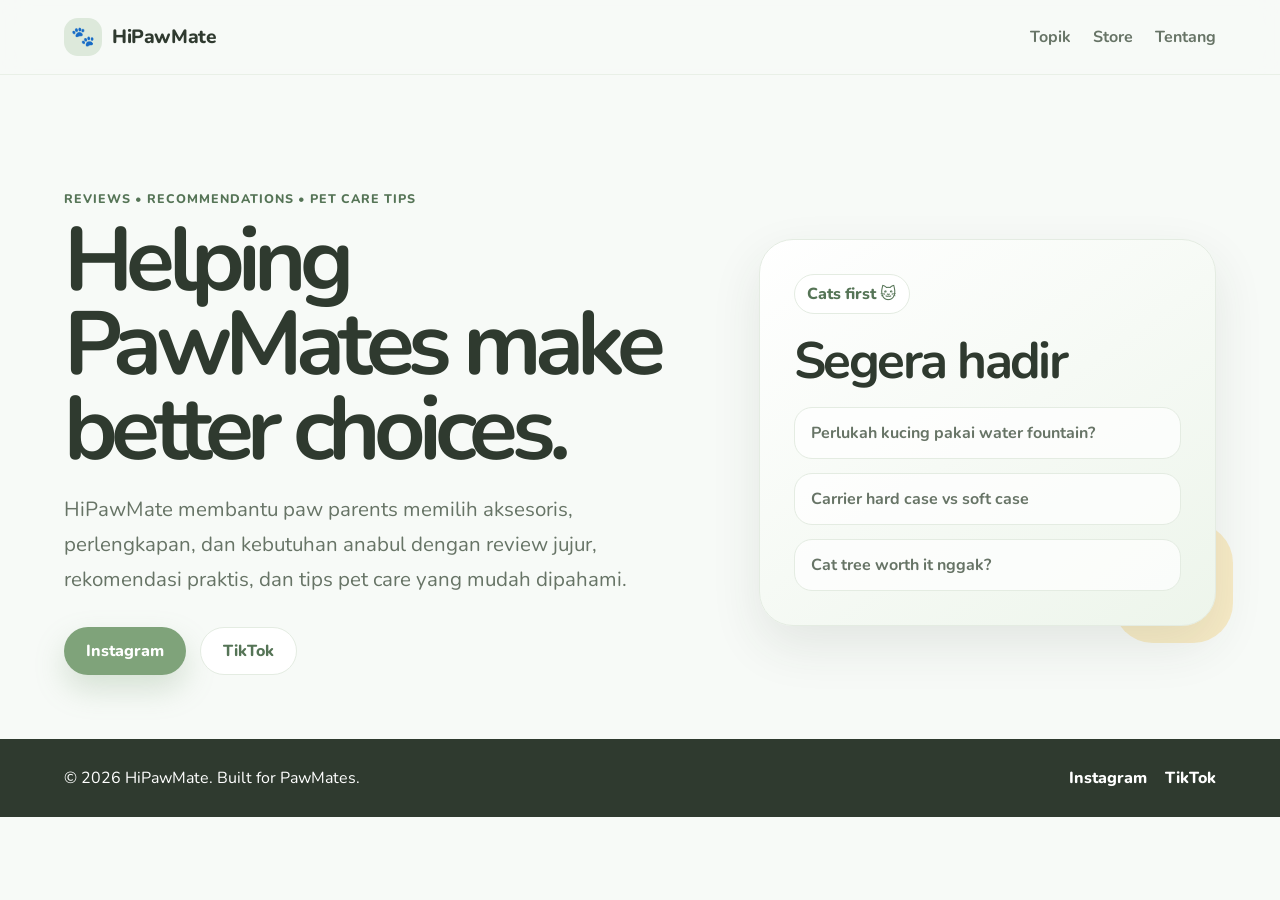
<file: index.html>
<!doctype html>
<html lang="id">
<head><!-- Google Tag Manager -->
<script>(function(w,d,s,l,i){w[l]=w[l]||[];w[l].push({'gtm.start':
new Date().getTime(),event:'gtm.js'});var f=d.getElementsByTagName(s)[0],
j=d.createElement(s),dl=l!='dataLayer'?'&l='+l:'';j.async=true;j.src=
'https://www.googletagmanager.com/gtm.js?id='+i+dl;f.parentNode.insertBefore(j,f);
})(window,document,'script','dataLayer','GTM-5FDCXNF9');</script>
<!-- End Google Tag Manager -->
  <meta charset="utf-8" />
  <meta name="viewport" content="width=device-width, initial-scale=1" />
  <title>HiPawMate | Review Aksesoris, Rekomendasi & Tips Pet Care</title>
  <meta name="description" content="HiPawMate membantu PawMates memilih aksesoris, perlengkapan, dan kebutuhan anabul dengan review jujur, rekomendasi praktis, dan tips pet care yang mudah dipahami." />
  <meta name="theme-color" content="#7FA37A" />

  <!-- Open Graph -->
  <meta property="og:title" content="HiPawMate" />
  <meta property="og:description" content="Helping PawMates make better choices." />
  <meta property="og:type" content="website" />

  <!--
    GA4 / GTM note:
    Kalau nanti pakai Google Tag Manager, paste GTM <script> di dalam <head>
    dan tag <noscript> tepat setelah <body>.
  -->

  <link rel="preconnect" href="https://fonts.googleapis.com">
  <link rel="preconnect" href="https://fonts.gstatic.com" crossorigin>
  <link href="https://fonts.googleapis.com/css2?family=Nunito:wght@400;600;700;800&display=swap" rel="stylesheet">
  <link rel="stylesheet" href="style.css" />
</head>
<body><!-- Google Tag Manager (noscript) -->
<noscript><iframe src="https://www.googletagmanager.com/ns.html?id=GTM-5FDCXNF9"
height="0" width="0" style="display:none;visibility:hidden"></iframe></noscript>
<!-- End Google Tag Manager (noscript) -->
  <header class="site-header">
    <a class="brand" href="index.html" aria-label="HiPawMate home">
      <span class="brand-mark">🐾</span>
      <span>HiPawMate</span>
    </a>
    <nav class="nav" aria-label="Main navigation">
      <a href="index2topik.html">Topik</a>
      <a href="index3store.html">Store</a>
      <a href="index5tentang.html">Tentang</a>
    </nav>
  </header>

  <main id="top">
    <section class="hero">
      <div class="hero-copy">
        <p class="eyebrow">Reviews • Recommendations • Pet Care Tips</p>
        <h1>Helping PawMates make better choices.</h1>
        <p class="hero-text">
          HiPawMate membantu paw parents memilih aksesoris, perlengkapan, dan kebutuhan anabul
          dengan review jujur, rekomendasi praktis, dan tips pet care yang mudah dipahami.
        </p>
        <div class="cta-row">
          <a class="button primary" href="https://www.instagram.com/hipawmate" target="_blank" rel="noopener">Instagram</a>
          <a class="button secondary" href="https://www.tiktok.com/@hipawmate" target="_blank" rel="noopener">TikTok</a>
        </div>
      </div>
      <div class="hero-card" aria-label="HiPawMate content preview">
        <div class="card-badge">Cats first 🐱</div>
        <h2>Segera hadir</h2>
        <ul>
          <li>Perlukah kucing pakai water fountain?</li>
          <li>Carrier hard case vs soft case</li>
          <li>Cat tree worth it nggak?</li>
        </ul>
      </div>
    </section>
  </main>

  <footer class="site-footer">
    <p>© <span id="year"></span> HiPawMate. Built for PawMates.</p>
    <div class="footer-links">
      <a href="https://www.instagram.com/hipawmate" target="_blank" rel="noopener">Instagram</a>
      <a href="https://www.tiktok.com/@hipawmate" target="_blank" rel="noopener">TikTok</a>
    </div>
  </footer>

  <script src="script.js"></script>
</body>
</html>
</file>
<file: style.css>
:root {
  --primary: #7FA37A;
  --primary-dark: #557456;
  --primary-light: #DDE9DB;
  --background: #F7FAF7;
  --surface: #FFFFFF;
  --text: #2F3A2F;
  --muted: #677466;
  --accent: #F4C95D;
  --border: #E4ECE2;
  --shadow: 0 20px 50px rgba(47, 58, 47, 0.10);
}

* {
  box-sizing: border-box;
}

html {
  scroll-behavior: smooth;
}

body {
  margin: 0;
  font-family: "Nunito", system-ui, -apple-system, BlinkMacSystemFont, "Segoe UI", sans-serif;
  background: var(--background);
  color: var(--text);
}

a {
  color: inherit;
  text-decoration: none;
}

.site-header {
  position: sticky;
  top: 0;
  z-index: 10;
  display: flex;
  align-items: center;
  justify-content: space-between;
  gap: 24px;
  padding: 18px clamp(20px, 5vw, 72px);
  background: rgba(247, 250, 247, 0.86);
  backdrop-filter: blur(14px);
  border-bottom: 1px solid rgba(228, 236, 226, 0.75);
}

.brand {
  display: inline-flex;
  align-items: center;
  gap: 10px;
  font-size: 1.2rem;
  font-weight: 800;
  letter-spacing: -0.02em;
}

.brand-mark {
  display: grid;
  width: 38px;
  height: 38px;
  place-items: center;
  background: var(--primary-light);
  border-radius: 14px;
}

.nav {
  display: flex;
  gap: 22px;
  color: var(--muted);
  font-weight: 700;
}

.nav a:hover {
  color: var(--primary-dark);
}

.hero {
  display: grid;
  grid-template-columns: minmax(0, 1.15fr) minmax(280px, 0.85fr);
  align-items: center;
  gap: clamp(28px, 6vw, 80px);
  padding: clamp(56px, 9vw, 120px) clamp(20px, 5vw, 72px) 64px;
}

.eyebrow {
  margin: 0 0 12px;
  color: var(--primary-dark);
  font-weight: 800;
  text-transform: uppercase;
  letter-spacing: 0.08em;
  font-size: 0.78rem;
}

h1,
h2,
h3,
p {
  margin-top: 0;
}

h1 {
  max-width: 780px;
  margin-bottom: 20px;
  font-size: clamp(2.8rem, 7vw, 6.5rem);
  line-height: 0.94;
  letter-spacing: -0.075em;
}

h2 {
  margin-bottom: 14px;
  font-size: clamp(2rem, 4vw, 3.5rem);
  line-height: 1;
  letter-spacing: -0.05em;
}

h3 {
  margin-bottom: 8px;
  font-size: 1.18rem;
}

.hero-text {
  max-width: 660px;
  color: var(--muted);
  font-size: clamp(1.05rem, 2vw, 1.28rem);
  line-height: 1.72;
}

.cta-row {
  display: flex;
  flex-wrap: wrap;
  gap: 14px;
  margin-top: 30px;
}

.button {
  display: inline-flex;
  align-items: center;
  justify-content: center;
  min-height: 48px;
  padding: 0 22px;
  border-radius: 999px;
  font-weight: 800;
  transition: transform 0.2s ease, box-shadow 0.2s ease, background 0.2s ease;
}

.button:hover {
  transform: translateY(-2px);
}

.button.primary {
  background: var(--primary);
  color: #fff;
  box-shadow: 0 14px 30px rgba(127, 163, 122, 0.28);
}

.button.secondary {
  background: var(--surface);
  color: var(--primary-dark);
  border: 1px solid var(--border);
}

.hero-card {
  position: relative;
  padding: 34px;
  background: linear-gradient(145deg, #ffffff 0%, #edf5eb 100%);
  border: 1px solid var(--border);
  border-radius: 34px;
  box-shadow: var(--shadow);
}

.hero-card::after {
  content: "";
  position: absolute;
  right: -18px;
  bottom: -18px;
  width: 120px;
  height: 120px;
  background: var(--accent);
  border-radius: 40px;
  opacity: 0.32;
  z-index: -1;
}

.card-badge {
  display: inline-flex;
  margin-bottom: 22px;
  padding: 8px 12px;
  background: #fff;
  border: 1px solid var(--border);
  border-radius: 999px;
  color: var(--primary-dark);
  font-weight: 800;
}

.hero-card ul {
  display: grid;
  gap: 14px;
  margin: 20px 0 0;
  padding: 0;
  list-style: none;
}

.hero-card li {
  padding: 14px 16px;
  background: rgba(255, 255, 255, 0.72);
  border: 1px solid var(--border);
  border-radius: 18px;
  color: var(--muted);
  font-weight: 700;
}

.section {
  padding: 76px clamp(20px, 5vw, 72px);
}

.section-heading {
  max-width: 740px;
  margin-bottom: 30px;
}

.grid {
  display: grid;
  gap: 22px;
}

.cards-3 {
  grid-template-columns: repeat(3, minmax(0, 1fr));
}

.cards-4 {
  grid-template-columns: repeat(4, minmax(0, 1fr));
}

.topic-card {
  min-height: 250px;
  padding: 28px;
  background: var(--surface);
  border: 1px solid var(--border);
  border-radius: 28px;
  box-shadow: 0 12px 34px rgba(47, 58, 47, 0.06);
}

.topic-card p,
.article-list p,
.about p {
  color: var(--muted);
  line-height: 1.7;
}

.icon {
  display: grid;
  width: 54px;
  height: 54px;
  margin-bottom: 22px;
  place-items: center;
  background: var(--primary-light);
  border-radius: 18px;
  font-size: 1.5rem;
}

.highlight-section {
  background: #EEF6EC;
}

.article-list {
  display: grid;
  gap: 16px;
}

.article-list article {
  display: grid;
  grid-template-columns: 64px 1fr;
  gap: 18px;
  padding: 24px;
  background: var(--surface);
  border: 1px solid var(--border);
  border-radius: 24px;
}

.article-list span {
  display: grid;
  width: 52px;
  height: 52px;
  place-items: center;
  background: var(--accent);
  border-radius: 18px;
  font-weight: 900;
}

.about {
  display: grid;
  grid-template-columns: minmax(0, 0.85fr) minmax(0, 1.15fr);
  gap: clamp(24px, 5vw, 72px);
  align-items: start;
}

.about p {
  font-size: 1.1rem;
}

.site-footer {
  display: flex;
  align-items: center;
  justify-content: space-between;
  gap: 20px;
  padding: 28px clamp(20px, 5vw, 72px);
  background: var(--text);
  color: #fff;
}

.site-footer p {
  margin: 0;
}

.footer-links {
  display: flex;
  gap: 18px;
  font-weight: 800;
}

.footer-links a:hover {
  color: var(--accent);
}

@media (max-width: 1040px) {
  .cards-4 {
    grid-template-columns: repeat(2, minmax(0, 1fr));
  }
}

@media (max-width: 860px) {
  .site-header {
    align-items: flex-start;
    flex-direction: column;
  }

  .nav {
    width: 100%;
    overflow-x: auto;
    padding-bottom: 4px;
  }

  .hero,
  .about,
  .cards-3,
  .cards-4 {
    grid-template-columns: 1fr;
  }

  .hero {
    padding-top: 42px;
  }

  .site-footer {
    align-items: flex-start;
    flex-direction: column;
  }
}

@media (max-width: 520px) {
  .article-list article {
    grid-template-columns: 1fr;
  }

  .hero-card,
  .topic-card {
    border-radius: 24px;
  }
}

.muted-card {
  background: linear-gradient(145deg, #ffffff 0%, #f8fbf7 100%);
}

.pagination {
  text-align: center;
}
.pagination a {
  display: inline-block;
  padding: 8px 12px;
  color: var(--text);
  text-decoration: none;
}
.pagination .active {
  background-color: var(--primary);
  color: #fff;
  font-weight: bold;
  border-radius: 5px;
}
.pagination a:hover:not(.active){
  background-color: #d6d6d6;
  border-radius: 5px;
}
</file>
